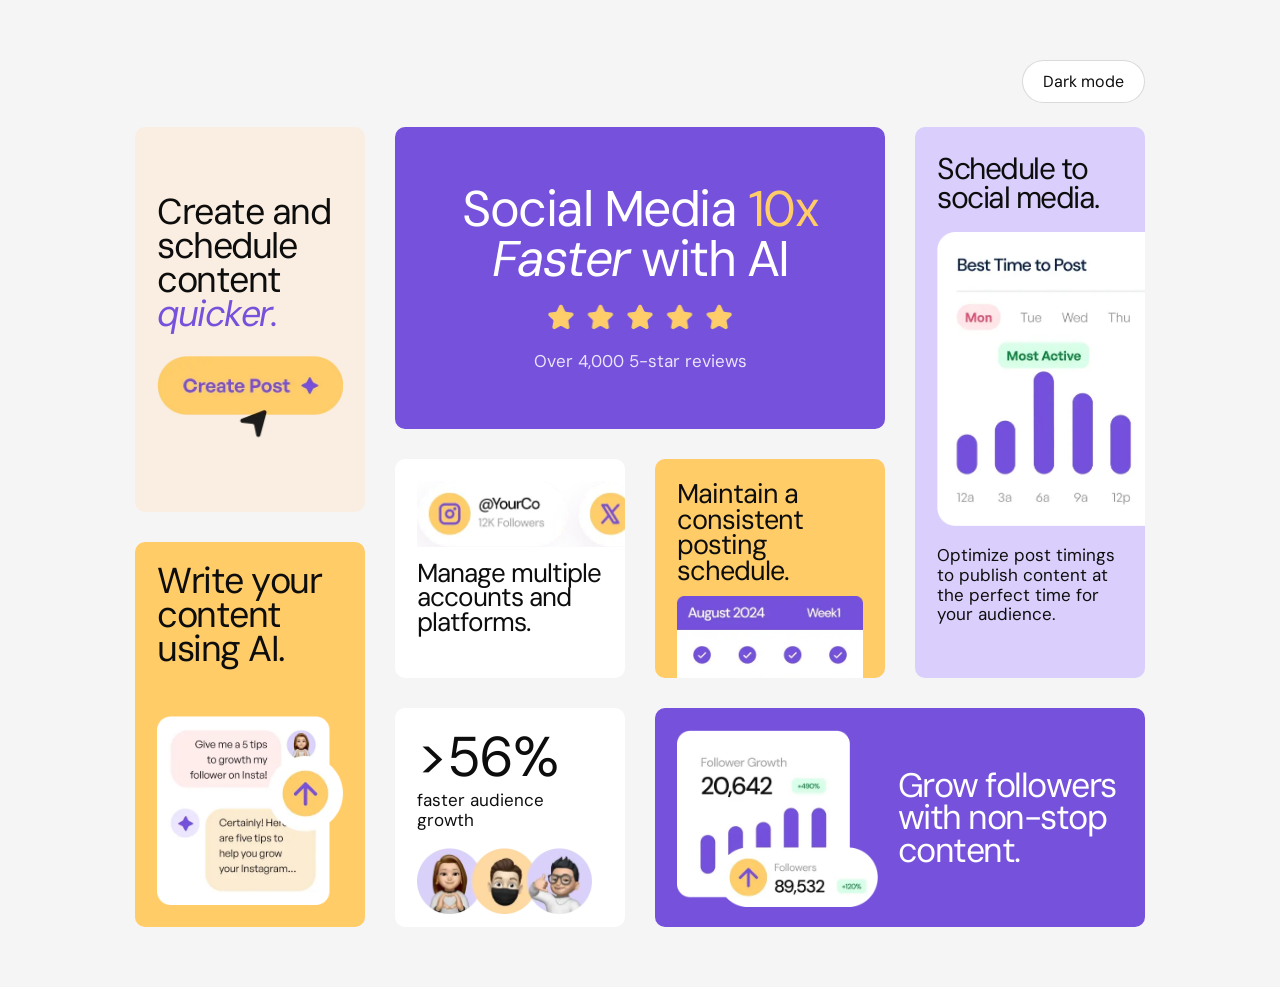
<file: bento-grid-main/index.html>
<!DOCTYPE html>
<html lang="en">
<head>
  <meta charset="UTF-8">
  <meta name="viewport" content="width=device-width, initial-scale=1.0">
 
  <title>Bento grid</title>
 
  <link rel="stylesheet" href="styles.css">
  
</head>
 
<body>
 
  <header class="barra">
    <button id="tema" class="boton-tema" type="button" aria-pressed="false">Dark mode</button>
  </header>
 
  <main class="bento">
 
    <section class="tarjeta principal">
      <h1>
        Social Media <span>10x</span>
        <em>Faster</em> with AI
      </h1>
 
      <img
        src="./assets/images/illustration-five-stars.webp"
        alt="5 stars"
      >
 
      <p>Over 4,000 5-star reviews</p>
    </section>
 
    <section class="tarjeta cuentas">
      <img
        src="./assets/images/illustration-multiple-platforms.webp"
        alt="Instagram and X accounts"
      >
 
      <h2>Manage multiple accounts and platforms.</h2>
    </section>
 
    <section class="tarjeta calendario">
      <h2>Maintain a consistent posting schedule.</h2>
 
      <img
        src="./assets/images/illustration-consistent-schedule.webp"
        alt="Weekly posting calendar"
      >
    </section>
 
    <section class="tarjeta programar">
      <h2>Schedule to social media.</h2>
 
      <img
        src="./assets/images/illustration-schedule-posts.webp"
        alt="Chart showing the best times to post"
      >
 
      <p>
        Optimize post timings to publish content at the
        perfect time for your audience.
      </p>
    </section>
 
    <section class="tarjeta seguidores">
      <img
        src="./assets/images/illustration-grow-followers.webp"
        alt="Follower growth statistics"
      >
 
      <h2>Grow followers with non-stop content.</h2>
    </section>
 
    <section class="tarjeta crecimiento">
      <h2>&gt;56%</h2>
 
      <p>faster audience growth</p>
 
      <img
        src="./assets/images/illustration-audience-growth.webp"
        alt="Three happy followers"
      >
    </section>
 
    <section class="tarjeta crear">
      <h2>
        Create and schedule content <em>quicker.</em>
      </h2>
 
      <img
        src="./assets/images/illustration-create-post.webp"
        alt="Create Post button"
      >
    </section>
 
    <section class="tarjeta escribir">
      <h2>Write your content using AI.</h2>
 
      <img
        src="./assets/images/illustration-ai-content.webp"
        alt="AI conversation helping to write content"
      >
    </section>
 
  </main>
 <script src="tema.js"></script>
</body>
</html>
</file>
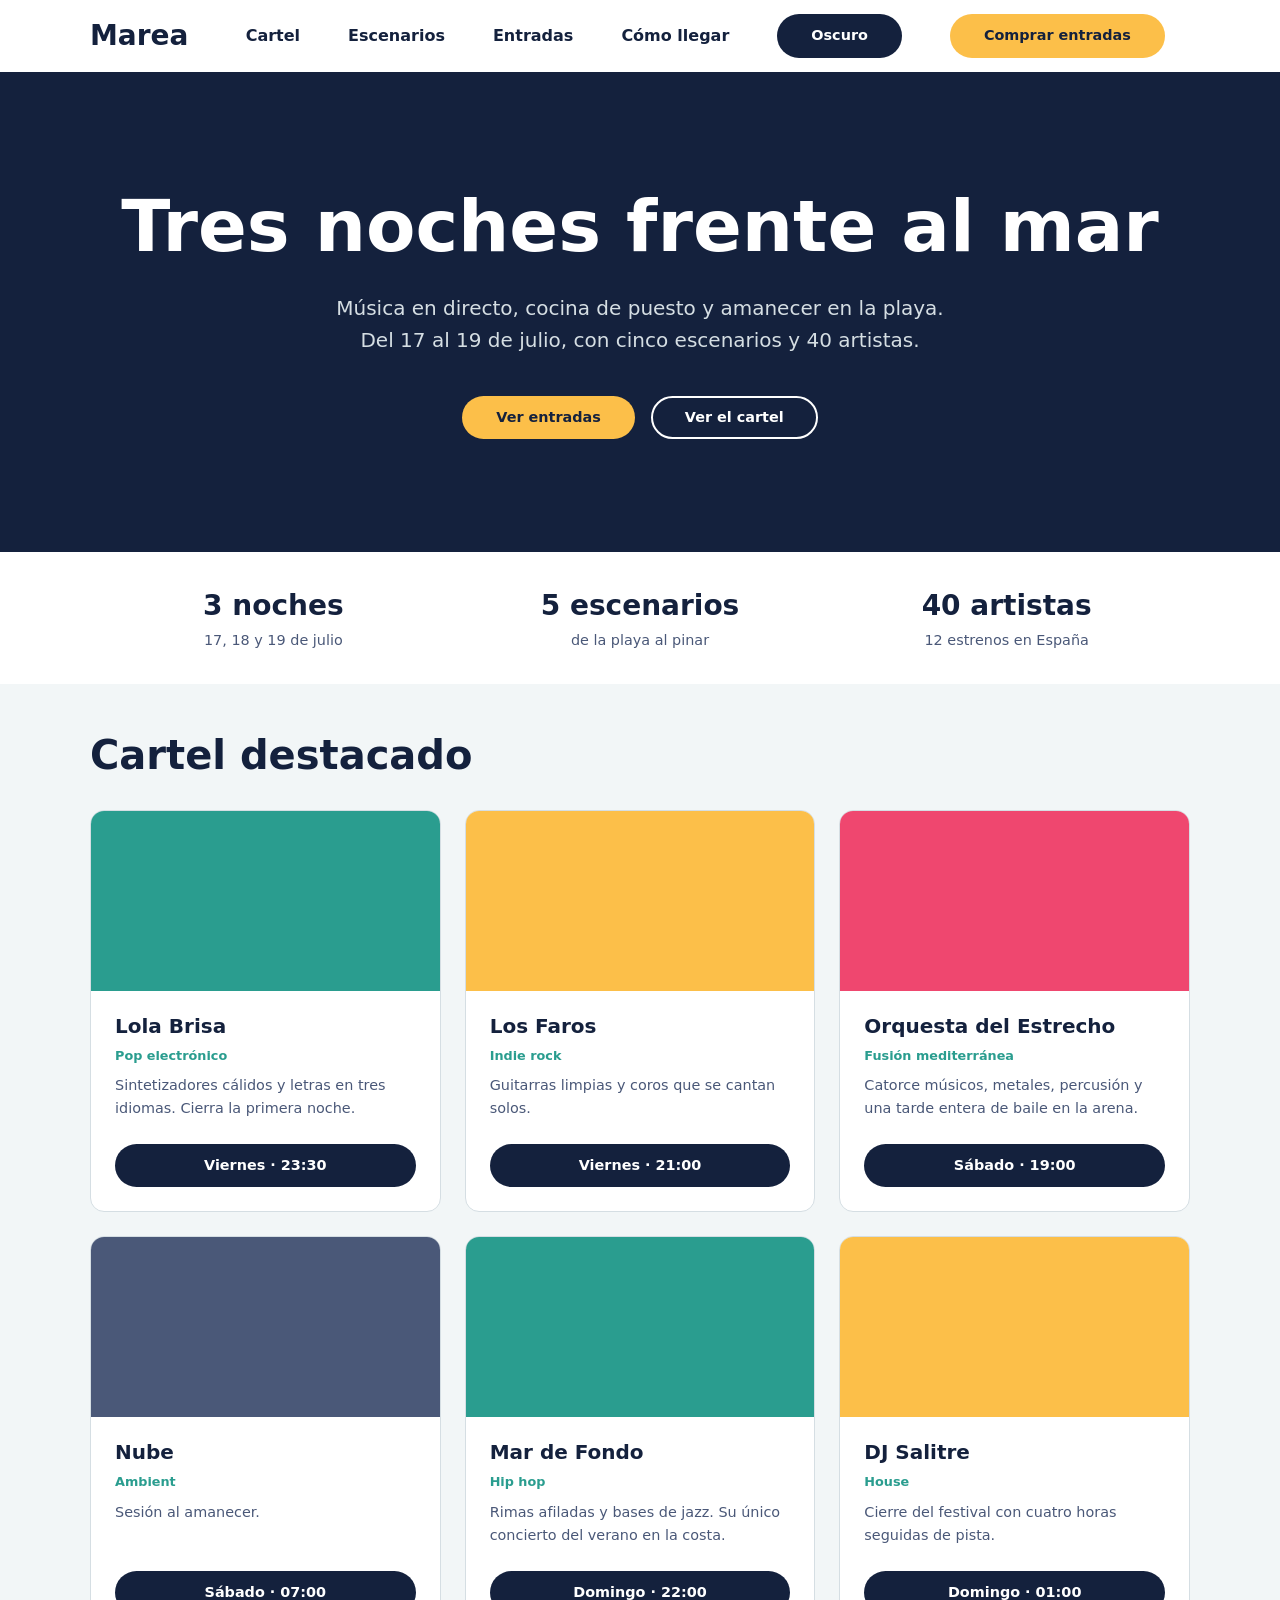
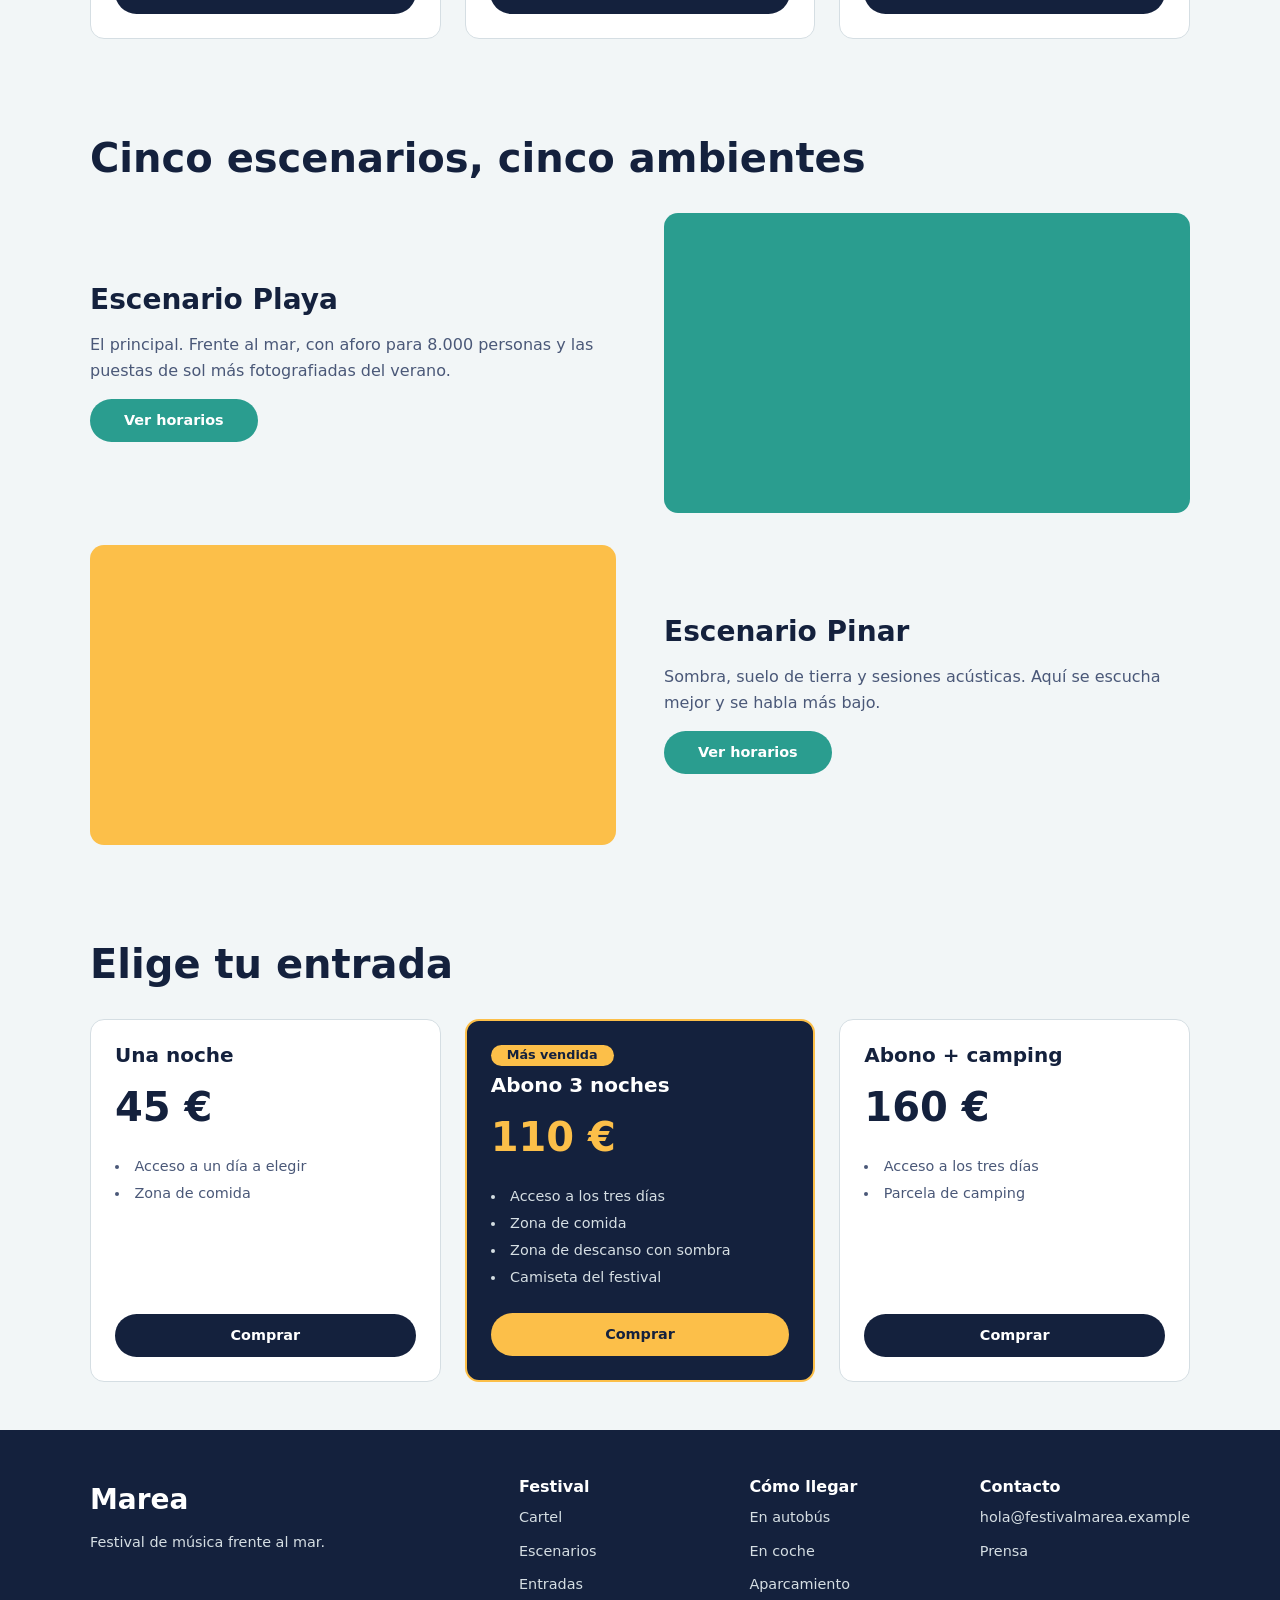
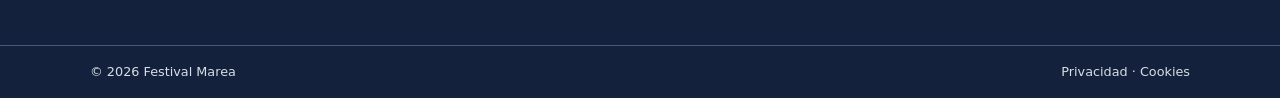
<file: Practica 1 la web del Festival Marea con Flexbox y Grid/index.html>
<!DOCTYPE html>
<html lang="es">
<head>
  <meta charset="UTF-8">
  <meta name="viewport" content="width=device-width, initial-scale=1">
  <title>Festival Marea · Layout con Flexbox y Grid</title>

  <!-- 1º las variables y el reset, 2º vuestros estilos -->
  <link rel="stylesheet" href="variables.css">
  <link rel="stylesheet" href="estilos.css">
</head>
<body>

  <!-- ============ 1. CABECERA ============ -->
  <header class="cabecera">
    <div class="contenedor cabecera__interior">
      <a href="#" class="logo">Marea</a>

      <nav class="menu" aria-label="Principal">
        <ul class="menu__lista">
          <li><a href="#cartel" class="menu__enlace">Cartel</a></li>
          <li><a href="#escenarios" class="menu__enlace">Escenarios</a></li>
          <li><a href="#entradas" class="menu__enlace">Entradas</a></li>
          <li><a href="#info" class="menu__enlace">Cómo llegar</a></li>
          <li><button id="tema" class="boton boton--oscuro" type="button" aria-pressed="false">Oscuro</button></li>
          <li><a href="#entradas" class="boton boton--sol">Comprar entradas</a></li>
        </ul>
      </nav>

      
    </div>
  </header>

  <main>

    <!-- ============ 2. HERO ============ -->
    <section class="hero">
      <div class="contenedor hero__interior">
        <h1 class="hero__titulo">Tres noches frente al mar</h1>
        <p class="hero__texto">
          Música en directo, cocina de puesto y amanecer en la playa.
          Del 17 al 19 de julio, con cinco escenarios y 40 artistas.
        </p>
        <div class="hero__acciones">
          <a href="#entradas" class="boton boton--sol">Ver entradas</a>
          <a href="#cartel" class="boton boton--borde">Ver el cartel</a>
        </div>
      </div>
    </section>

    <!-- ============ 3. DATOS CLAVE ============ -->
    <section class="datos">
      <div class="contenedor">
        <ul class="datos__lista">
          <li class="dato">
            <strong class="dato__valor">3 noches</strong>
            <span class="dato__etiqueta">17, 18 y 19 de julio</span>
          </li>
          <li class="dato">
            <strong class="dato__valor">5 escenarios</strong>
            <span class="dato__etiqueta">de la playa al pinar</span>
          </li>
          <li class="dato">
            <strong class="dato__valor">40 artistas</strong>
            <span class="dato__etiqueta">12 estrenos en España</span>
          </li>
        </ul>
      </div>
    </section>

    <!-- ============ 4. CARTEL (tarjetas) ============ -->
    <section class="cartel" id="cartel">
      <div class="contenedor">
        <h2 class="seccion__titulo">Cartel destacado</h2>

        <div class="cartel__rejilla">

          <article class="tarjeta">
            <div class="tarjeta__imagen" aria-hidden="true"></div>
            <div class="tarjeta__cuerpo">
              <h3 class="tarjeta__titulo">Lola Brisa</h3>
              <p class="tarjeta__estilo">Pop electrónico</p>
              <p class="tarjeta__texto">
                Sintetizadores cálidos y letras en tres idiomas. Cierra la primera noche.
              </p>
              <a href="#" class="boton boton--oscuro tarjeta__boton">Viernes · 23:30</a>
            </div>
          </article>

          <article class="tarjeta">
            <div class="tarjeta__imagen" aria-hidden="true"></div>
            <div class="tarjeta__cuerpo">
              <h3 class="tarjeta__titulo">Los Faros</h3>
              <p class="tarjeta__estilo">Indie rock</p>
              <p class="tarjeta__texto">
                Guitarras limpias y coros que se cantan solos.
              </p>
              <a href="#" class="boton boton--oscuro tarjeta__boton">Viernes · 21:00</a>
            </div>
          </article>

          <article class="tarjeta">
            <div class="tarjeta__imagen" aria-hidden="true"></div>
            <div class="tarjeta__cuerpo">
              <h3 class="tarjeta__titulo">Orquesta del Estrecho</h3>
              <p class="tarjeta__estilo">Fusión mediterránea</p>
              <p class="tarjeta__texto">
                Catorce músicos, metales, percusión y una tarde entera de baile en la arena.
              </p>
              <a href="#" class="boton boton--oscuro tarjeta__boton">Sábado · 19:00</a>
            </div>
          </article>

          <article class="tarjeta">
            <div class="tarjeta__imagen" aria-hidden="true"></div>
            <div class="tarjeta__cuerpo">
              <h3 class="tarjeta__titulo">Nube</h3>
              <p class="tarjeta__estilo">Ambient</p>
              <p class="tarjeta__texto">
                Sesión al amanecer.
              </p>
              <a href="#" class="boton boton--oscuro tarjeta__boton">Sábado · 07:00</a>
            </div>
          </article>

          <article class="tarjeta">
            <div class="tarjeta__imagen" aria-hidden="true"></div>
            <div class="tarjeta__cuerpo">
              <h3 class="tarjeta__titulo">Mar de Fondo</h3>
              <p class="tarjeta__estilo">Hip hop</p>
              <p class="tarjeta__texto">
                Rimas afiladas y bases de jazz. Su único concierto del verano en la costa.
              </p>
              <a href="#" class="boton boton--oscuro tarjeta__boton">Domingo · 22:00</a>
            </div>
          </article>

          <article class="tarjeta">
            <div class="tarjeta__imagen" aria-hidden="true"></div>
            <div class="tarjeta__cuerpo">
              <h3 class="tarjeta__titulo">DJ Salitre</h3>
              <p class="tarjeta__estilo">House</p>
              <p class="tarjeta__texto">
                Cierre del festival con cuatro horas seguidas de pista.
              </p>
              <a href="#" class="boton boton--oscuro tarjeta__boton">Domingo · 01:00</a>
            </div>
          </article>

        </div>
      </div>
    </section>

    <!-- ============ 5. ESCENARIOS (bloques alternos) ============ -->
    <section class="escenarios" id="escenarios">
      <div class="contenedor">
        <h2 class="seccion__titulo">Cinco escenarios, cinco ambientes</h2>

        <div class="bloque">
          <div class="bloque__texto">
            <h3 class="bloque__titulo">Escenario Playa</h3>
            <p>
              El principal. Frente al mar, con aforo para 8.000 personas y
              las puestas de sol más fotografiadas del verano.
            </p>
            <a href="#" class="boton boton--ola">Ver horarios</a>
          </div>
          <div class="bloque__visual bloque__visual--playa" aria-hidden="true"></div>
        </div>

        <div class="bloque bloque--inverso">
          <div class="bloque__texto">
            <h3 class="bloque__titulo">Escenario Pinar</h3>
            <p>
              Sombra, suelo de tierra y sesiones acústicas. Aquí se escucha
              mejor y se habla más bajo.
            </p>
            <a href="#" class="boton boton--ola">Ver horarios</a>
          </div>
          <div class="bloque__visual bloque__visual--pinar" aria-hidden="true"></div>
        </div>
      </div>
    </section>

    <!-- ============ 6. ENTRADAS (planes) ============ -->
    <section class="entradas" id="entradas">
      <div class="contenedor">
        <h2 class="seccion__titulo">Elige tu entrada</h2>

        <div class="planes">

          <article class="plan">
            <h3 class="plan__nombre">Una noche</h3>
            <p class="plan__precio">45 €</p>
            <ul class="plan__lista">
              <li>Acceso a un día a elegir</li>
              <li>Zona de comida</li>
            </ul>
            <a href="#" class="boton boton--oscuro plan__boton">Comprar</a>
          </article>

          <article class="plan plan--destacado">
            <p class="plan__etiqueta">Más vendida</p>
            <h3 class="plan__nombre">Abono 3 noches</h3>
            <p class="plan__precio">110 €</p>
            <ul class="plan__lista">
              <li>Acceso a los tres días</li>
              <li>Zona de comida</li>
              <li>Zona de descanso con sombra</li>
              <li>Camiseta del festival</li>
            </ul>
            <a href="#" class="boton boton--sol plan__boton">Comprar</a>
          </article>

          <article class="plan">
            <h3 class="plan__nombre">Abono + camping</h3>
            <p class="plan__precio">160 €</p>
            <ul class="plan__lista">
              <li>Acceso a los tres días</li>
              <li>Parcela de camping</li>
            </ul>
            <a href="#" class="boton boton--oscuro plan__boton">Comprar</a>
          </article>

        </div>
      </div>
    </section>

  </main>

  <!-- ============ 7. PIE DE PÁGINA ============ -->
  <footer class="pie" id="info">
    <div class="contenedor pie__interior">

      <div class="pie__columna pie__columna--marca">
        <a href="#" class="logo">Marea</a>
        <p>Festival de música frente al mar.</p>
      </div>

      <div class="pie__columna">
        <h3 class="pie__titulo">Festival</h3>
        <ul class="pie__lista">
          <li><a href="#cartel">Cartel</a></li>
          <li><a href="#escenarios">Escenarios</a></li>
          <li><a href="#entradas">Entradas</a></li>
        </ul>
      </div>

      <div class="pie__columna">
        <h3 class="pie__titulo">Cómo llegar</h3>
        <ul class="pie__lista">
          <li><a href="#">En autobús</a></li>
          <li><a href="#">En coche</a></li>
          <li><a href="#">Aparcamiento</a></li>
        </ul>
      </div>

      <div class="pie__columna">
        <h3 class="pie__titulo">Contacto</h3>
        <ul class="pie__lista">
          <li><a href="#">hola@festivalmarea.example</a></li>
          <li><a href="#">Prensa</a></li>
        </ul>
      </div>

    </div>

    <div class="pie__legal">
      <div class="contenedor pie__legal-interior">
        <p>© 2026 Festival Marea</p>
        <p><a href="#">Privacidad</a> · <a href="#">Cookies</a></p>
      </div>
    </div>
  </footer>
 <script src="tema.js"></script>
</body>
</html>
</file>
<file: bento-grid-main/styles.css>
/* =========================
   FUENTES
   ========================= */

@font-face {
  font-family: "DM Sans";
  font-style: normal;
  font-weight: 100 1000;
  font-display: swap;
  src: url("./assets/fonts/DMSans-VariableFont_opszwght.woff") format("woff");
}

@font-face {
  font-family: "DM Sans";
  font-style: italic;
  font-weight: 100 1000;
  font-display: swap;
  src: url("./assets/fonts/DMSans-Italic-VariableFont_opszwght.woff") format("woff");
}

/* =========================
   VARIABLES
   ========================= */

:root {
  --background-grey: #f5f5f5;
  --primary-black: #0d0d0d;
  --primary-purple: #7651dc;
  --primary-white: #ffffff;
  --primary-yellow: #ffcc68;

  --light-yellow: hsl(31, 66%, 93%);
  --light-purple: hsl(254, 88%, 90%);

  --font-family-body: "DM Sans", sans-serif;

  /* Colores que cambian con el tema */
  --texto: var(--primary-black);
  --superficie: var(--primary-white);

  /* Botón de tema */
  --boton-borde: rgba(13, 13, 13, 0.15);
}

/* Tema oscuro */
:root[data-theme="dark"] {
  color-scheme: dark;

  --background-grey: #121214;
  --texto: #f2f2f2;
  --superficie: #1f1f26;

  --light-yellow: hsl(31, 45%, 86%); 
  --light-purple: hsl(254, 30%, 25%);

  --boton-borde: rgba(255, 255, 255, 0.2);
}

/* ESTILOS GENERALES */

* {
  box-sizing: border-box;
}

body {
  margin: 0;
  padding: 60px 24px;

  background-color: var(--background-grey);
  color: var(--texto);

  font-family: var(--font-family-body);
  font-size: 18px;
}

h1,
h2,
p {
  margin: 0;
}

h1,
h2 {
  font-optical-sizing: none;
  font-weight: 500;
  line-height: 0.95;
  letter-spacing: -1.5px;
}

h2 {
  font-size: 28px;
}

p {
  line-height: 1.15;
}

img {
  display: block;
  max-width: 100%;
  height: auto;
}

/* BOTÓN DE TEMA */

.barra {
  display: flex;
  justify-content: flex-end;

  width: 100%;
  max-width: 1010px;
  margin: 0 auto 24px;
}

.boton-tema {
  padding: 10px 20px;

  background-color: var(--superficie);
  color: var(--texto);
  border: 1px solid var(--boton-borde);
  border-radius: 999px;

  font: inherit;
  font-size: 16px;
  font-weight: 500;
  cursor: pointer;

  transition: background-color 180ms ease, border-color 180ms ease;
}

.boton-tema:hover {
  border-color: var(--primary-purple);
}

.boton-tema:focus-visible {
  outline: 3px solid var(--primary-purple);
  outline-offset: 2px;
}

/* 
   CUADRÍCULA PRINCIPAL
   4 columnas x 10 filas */

.bento {
  width: 100%;
  max-width: 1010px;
  margin: 0 auto;

  display: grid;
  grid-template-columns: repeat(4, minmax(0, 1fr));
  grid-template-rows: repeat(10, 53px);
  gap: 30px;

  grid-template-areas:
    "crear    principal   principal   programar"
    "crear    principal   principal   programar"
    "crear    principal   principal   programar"
    "crear    principal   principal   programar"
    "crear    cuentas     calendario  programar"
    "escribir cuentas     calendario  programar"
    "escribir cuentas     calendario  programar"
    "escribir crecimiento seguidores  seguidores"
    "escribir crecimiento seguidores  seguidores"
    "escribir crecimiento seguidores  seguidores";
}

.tarjeta {
  min-width: 0;
  color: var(--texto);
  padding: 22px;

  border-radius: 10px;
  overflow: hidden;
}

/* TARJETA PRINCIPAL */

.principal {
  grid-area: principal;

  display: grid;
  justify-items: center;
  align-content: center;
  gap: 18px;

  padding: 24px;

  background-color: var(--primary-purple);
  color: var(--primary-white);

  text-align: center;
}

.principal h1 {
  font-size: 50px;
  line-height: 1;
}

.principal span {
  color: var(--primary-yellow);
}

.principal img {
  width: 190px;
}

.principal p {
  font-size: 17px;
  opacity: 0.85;
}

/*  CUENTAS Y PLATAFORMAS */

.cuentas {
  grid-area: cuentas;
  background-color: var(--superficie);
}

.cuentas img {
  width: 310px;
  max-width: none;
  margin-bottom: 14px;
}

.cuentas h2 {
  font-size: 26px;
  letter-spacing: -1px;
}

/* CALENDARIO */

.calendario {
  grid-area: calendario;
  background-color: var(--primary-yellow);
  color: var(--primary-black);
}

.calendario h2 {
  margin-bottom: 12px;
  font-size: 27px;
  letter-spacing: -1px;
}

.calendario img {
  width: 100%;
}

/* PROGRAMAR PUBLICACIONES */

.programar {
  grid-area: programar;

  display: grid;
  grid-template-columns: minmax(0, 1fr);
  align-content: start;
  gap: 20px;

  padding-top: 28px;

  background-color: var(--light-purple);
}

.programar h2 {
  font-size: 30px;
}

.programar img {
  width: 330px;
  max-width: none;
}

.programar p {
  font-size: 17px;
}

/* SEGUIDORES */

.seguidores {
  grid-area: seguidores;

  display: grid;
  grid-template-columns: 45% 1fr;
  align-items: center;
  gap: 20px;

  background-color: var(--primary-purple);
  color: var(--primary-white);
}

.seguidores h2 {
  font-size: 34px;
}

/* CRECIMIENTO */

.crecimiento {
  grid-area: crecimiento;
  background-color: var(--superficie);
}

.crecimiento h2 {
  margin-bottom: 8px;
  font-size: 56px;
}

.crecimiento p {
  margin-bottom: 18px;
  font-size: 17px;
}

.crecimiento img {
  width: 175px;
}

/* CREAR CONTENIDO */

.crear {
  grid-area: crear;

  display: grid;
  align-content: center;
  gap: 24px;

  background-color: var(--light-yellow);
  color: var(--primary-black);
}

.crear h2 {
  font-size: 36px;
}

.crear em {
  color: var(--primary-purple);
}

.crear img {
  width: 190px;
}


.escribir {
  grid-area: escribir;

  display: grid;
  align-content: space-between;
  gap: 20px;

  background-color: var(--primary-yellow);
  color: var(--primary-black);
}

.escribir h2 {
  font-size: 36px;
}

.escribir img {
  width: 100%;
}

/* TABLET */

@media (max-width: 1000px) {
  body {
    padding: 40px 24px;
  }

  .barra {
    max-width: 760px;
  }

  .bento {
    max-width: 760px;

    grid-template-columns: repeat(2, minmax(0, 1fr));
    grid-template-rows: none;
    grid-auto-rows: auto;
    gap: 24px;

    grid-template-areas:
      "principal  principal"
      "cuentas    calendario"
      "escribir   programar"
      "crear      crecimiento"
      "seguidores seguidores";
  }

  .principal {
    padding: 40px 24px;
  }

  .principal h1 {
    font-size: 48px;
  }

  .cuentas {
    display: flex;
    flex-direction: column;
    justify-content: space-between;
  }

  .cuentas img {
    width: 100%;
    max-width: 100%;
  }

  .calendario {
    height: 260px;
  }

  .calendario img {
    width: 100%;
  }

  .programar img {
    width: 100%;
    max-width: 360px;
  }

  .crecimiento {
    display: flex;
    flex-direction: column;
  }

  .crecimiento img {
    margin-top: auto;
  }

  .escribir img {
    width: 100%;
    max-width: 300px;
    justify-self: center;
  }
}

/* =========================
   MÓVIL (hasta 639px)
   1 columna
   ========================= */

@media (max-width: 639px) {
  body {
    padding: 24px 16px;
  }

  .barra {
    max-width: 540px;
    margin-bottom: 16px;
  }

  .bento {
    max-width: 540px;

    grid-template-columns: minmax(0, 1fr);
    gap: 20px;

    grid-template-areas:
      "principal"
      "cuentas"
      "calendario"
      "programar"
      "seguidores"
      "crecimiento"
      "crear"
      "escribir";
  }

  .principal h1 {
    font-size: 40px;
  }

  .programar {
    justify-items: center;
    text-align: center;
  }

  .calendario {
    height: 240px;
  }

  .calendario h2 {
    max-width: 300px;
  }

  .calendario img {
    width: 220px;
  }

  .seguidores {
    grid-template-columns: minmax(0, 1fr);
    justify-items: center;
    gap: 32px;

    text-align: center;
  }

  .seguidores img {
    width: 230px;
  }

  .seguidores h2 {
    max-width: 300px;
  }

  .escribir img {
    width: 220px;
    max-width: none;
    justify-self: stretch;
  }
}
</file>
<file: Practica 1 la web del Festival Marea con Flexbox y Grid/variables.css>
/* =========================================================
   variables.css  ·  Festival Marea
   Tokens de diseño + reset mínimo.
   NO es necesario modificar este archivo: úsalo con var(--nombre)
   ========================================================= */
 
:root {
  /* ---------- Color ---------- */
  --color-fondo: #f2f6f7; /* fondo de página */
  --color-superficie: #ffffff; /* tarjetas, cajas */
  --color-tinta: #14213d; /* texto principal y fondos oscuros */
  --color-tinta-suave: #4a5878; /* texto secundario */
  --color-sol: #fcbf49; /* acento principal (botones, destacados) */
  --color-ola: #2a9d8f; /* acento secundario */
  --color-coral: #ef476f; /* acento de alerta / oferta */
  --color-borde: #d5dee3;
  --estado-destacado-hover:#CF2E57;
  --alto-hero: 30rem;
  --alto-imagen-tarjeta: 11.25rem;
  --alto-bloque: 18.75rem;
  --ancho-texto: 40rem;
  --sol-hover: color-mix(in srgb, var(--color-sol) 80%, var(--color-tinta));
  --ola-hover: color-mix(in srgb, var(--color-ola) 75%, var(--color-tinta));
  --oscuro-hover: var(--color-tinta-suave);
 
  /* Zonas que son oscuras en AMBOS temas (hero, pie, botones oscuros...) */
  --bloque-oscuro: #14213d;
  --texto-sobre-oscuro: #ffffff;
  --texto-sobre-oscuro-suave: #d5dee3;
  --linea-sobre-oscuro: #4a5878;
  --hero-fondo: var(--bloque-oscuro);
 
 
  /* ---------- Tipografía ---------- */
  --fuente-titulo: "Trebuchet MS", "Segoe UI", system-ui, sans-serif;
  --fuente-texto: system-ui, -apple-system, "Segoe UI", Roboto, sans-serif;
 
  --texto-xs: 0.8rem;
  --texto-s: 0.9rem;
  --texto-m: 1rem;
  --texto-l: 1.25rem;
  --texto-xl: 1.75rem;
  --texto-2xl: 2.5rem;
  --texto-3xl: clamp(2.5rem, 7vw, 4.5rem); /* título del hero */
 
  --peso-normal: 400;
  --peso-fuerte: 700;
  --peso-negro: 800;
 
  /* ---------- Espaciado (escala de 8px) ---------- */
  --espacio-1: 0.25rem;
  --espacio-2: 0.5rem;
  --espacio-3: 1rem;
  --espacio-4: 1.5rem;
  --espacio-5: 2rem;
  --espacio-6: 3rem;
  --espacio-7: 4.5rem;
  --espacio-8: 6rem;
 
  /* ---------- Forma ---------- */
  --radio-s: 6px;
  --radio-m: 14px;
  --radio-pildora: 999px;
 
  --sombra-suave: 0 2px 8px rgba(20, 33, 61, 0.08);
  --sombra-fuerte: 0 12px 32px rgba(20, 33, 61, 0.18);
 
  /* ---------- Layout ---------- */
  --ancho-contenedor: 1100px;
  --alto-cabecera: 72px;
 
  /* ---------- Movimiento ---------- */
  --transicion: 180ms ease;
}
 
/* ---------- Tema oscuro (se activa con data-theme="dark" en <html>) ---------- */
:root[data-theme="dark"] {
  --color-fondo: #0b1220;
  --color-superficie: #16213a;
  --color-tinta: #f2f6f7;
  --color-tinta-suave: #a9b6d0;
  --color-borde: #2c3a5c;
  --sol-hover: color-mix(in srgb, var(--color-sol) 80%, #000);
  --ola-hover: color-mix(in srgb, var(--color-ola) 75%, #000);
  --oscuro-hover: #4a5878;
  --sombra-fuerte: 0 12px 32px rgba(0, 0, 0, 0.5);
  --hero-fondo: #1f3566;
}
 

/* ---------- Reset mínimo ---------- */
*,
*::before,
*::after {
  box-sizing: border-box;
  margin: 0;
  padding: 0;
}
 
html {
  font-size: 100%;
}
 
body {
  font-family: var(--fuente-texto);
  font-size: var(--texto-m);
  line-height: 1.6;
  color: var(--color-tinta);
  background: var(--color-fondo);
}
 
img {
  max-width: 100%;
  display: block;
}
 
ul {
  list-style: none;
}
 
a {
  color: inherit;
  text-decoration: none;
}
 
h1,
h2,
h3 {
  font-family: var(--fuente-titulo);
  line-height: 1.15;
}
 
button {
  font: inherit;
  cursor: pointer;
  border: 0;
}
 
:focus-visible {
  outline: 3px solid var(--color-ola);
  outline-offset: 2px;
}
</file>
<file: Practica 1 la web del Festival Marea con Flexbox y Grid/estilos.css>
body {
  display: flex;
  flex-direction: column;
  min-height: 100vh;
}
 
main {
  flex: 1;
}
 
.contenedor {
  max-width: var(--ancho-contenedor);
  margin: 0 auto;
}

/* MENU */
.menu {
  flex: 1;
}
 
.menu__lista {
  display: flex;
  align-items: center;
  justify-content: center;
  gap: var(--espacio-6);
}
 
.menu__enlace {
  font-weight: var(--peso-fuerte);
  transition: color var(--transicion);
}
.menu__enlace:hover {
  color: var(--estado-destacado-hover);
}

.logo{
    font-size: var(--texto-xl);
    font-weight: var(--peso-fuerte);
}

/* CABECERA */

.cabecera{
background-color: var(--color-superficie);

}
.cabecera__interior {
  display: flex;
  align-items: center;
  justify-content: space-between;
  gap: var(--espacio-5);
  height: var(--alto-cabecera);
}
 
.logo {
  font-family: var(--fuente-titulo);
  font-size: var(--texto-xl);
  font-weight: var(--peso-negro);
}

 
/* BOTONES */
.boton {
  display: inline-flex;
  align-items: center;
  justify-content: center;
  padding: var(--espacio-2) var(--espacio-5);
  border: 2px solid transparent;
  border-radius: var(--radio-pildora);
  font-size: var(--texto-s);
  font-weight: var(--peso-fuerte);
}
 
.boton--sol {
  background: var(--color-sol);
  color: var(--bloque-oscuro);
}
.boton--sol:hover {
  background: var(--sol-hover);
}
 
.boton--oscuro {
  background: var(--bloque-oscuro);
  color: var(--texto-sobre-oscuro);
}
.boton--oscuro:hover {
  background: var(--oscuro-hover);
}
 
.boton--ola {
  background: var(--color-ola);
  color: var(--texto-sobre-oscuro);
}
.boton--ola:hover {
  background: var(--ola-hover);
}
 
.boton--borde {
  border-color: var(--texto-sobre-oscuro);
  color: var(--texto-sobre-oscuro);
}
.boton--borde:hover {
  background: var(--texto-sobre-oscuro);
  color: var(--bloque-oscuro);
}

.seccion__titulo {
  font-size: var(--texto-2xl);
  font-weight: var(--peso-negro);
  margin-bottom: var(--espacio-5);
}
/* HERO */
.hero {
  background: var(--hero-fondo);
  color: var(--texto-sobre-oscuro);
}
 
.hero__interior {
  display: flex;
  flex-direction: column;
  align-items: center;
  justify-content: center;
  gap: var(--espacio-4);
  min-height: var(--alto-hero);
  text-align: center;
}
 
.hero__titulo {
  font-size: var(--texto-3xl);
  font-weight: var(--peso-negro);
}
 
.hero__texto {
  max-width: var(--ancho-texto);
  font-size: var(--texto-l);
  color: var(--texto-sobre-oscuro-suave);
}
 
.hero__acciones {
  display: flex;
  gap: var(--espacio-3);
  margin-top: var(--espacio-3);
}

 /* DATOS */
 .datos {
  background: var(--color-superficie);
  padding: var(--espacio-5) 0;
}
 
.datos__lista {
  display: grid;
  grid-template-columns: repeat(3, 1fr);
}
 
.dato {
  display: flex;
  flex-direction: column;
  align-items: center;
  text-align: center;
}
 
.dato__valor {
  font-family: var(--fuente-titulo);
  font-size: var(--texto-xl);
  font-weight: var(--peso-negro);
}
 
.dato__etiqueta {
  font-size: var(--texto-s);
  color: var(--color-tinta-suave);
}


/* CARTEL */
.cartel,
.escenarios,
.entradas {
  padding: var(--espacio-6) 0;
}

.cartel,
.escenarios,
.entradas {
  padding: var(--espacio-6) 0;
}
 
.cartel__rejilla {
  display: grid;
  grid-template-columns: repeat(3, 1fr);
  gap: var(--espacio-4);
}
 
.tarjeta {
  display: flex;
  flex-direction: column;
  overflow: hidden;
  background: var(--color-superficie);
  border: 1px solid var(--color-borde);
  border-radius: var(--radio-m);
  transition: box-shadow var(--transicion), border-color var(--transicion);
}
.tarjeta:hover,
.tarjeta:focus-within {
  border-color: var(--color-ola);
  box-shadow: var(--sombra-fuerte);
}
 
.tarjeta__imagen {
  height: var(--alto-imagen-tarjeta);
  background: var(--color-ola);
}

.tarjeta__imagen {
  height: var(--alto-imagen-tarjeta);
  background: var(--fondo-imagen, var(--color-ola)); 
}

.tarjeta:nth-child(4n + 2) { --fondo-imagen: var(--color-sol); }
.tarjeta:nth-child(4n + 3) { --fondo-imagen: var(--color-coral); }
.tarjeta:nth-child(4n)     { --fondo-imagen: var(--color-tinta-suave); }

.tarjeta__cuerpo {
  flex: 1;
  display: flex;
  flex-direction: column;
  gap: var(--espacio-2);
  padding: var(--espacio-4);
}
 
.tarjeta__titulo {
  font-size: var(--texto-l);
}
 
.tarjeta__estilo {
  font-size: var(--texto-xs);
  font-weight: var(--peso-fuerte);
  color: var(--color-ola);
}
 
.tarjeta__texto {
  margin-bottom: var(--espacio-3);
  font-size: var(--texto-s);
  color: var(--color-tinta-suave);
}
 
.tarjeta__boton {
  margin-top: auto;
}
 
/* ESCENARIOS */
.bloque {
  display: grid;
  grid-template-columns: 1fr 1fr;
  gap: var(--espacio-6);
}
  .bloque + .bloque {
    margin-top: var(--espacio-5);
  }
 
.bloque__texto {
  display: flex;
  flex-direction: column;
  align-items: flex-start;
  justify-content: center;
  gap: var(--espacio-3);
}
 
.bloque__titulo {
  font-size: var(--texto-xl);
}
 
.bloque__texto p {
  color: var(--color-tinta-suave);
}
 
.bloque__visual {
  min-height: var(--alto-bloque);
  border-radius: var(--radio-m);
}
.bloque__visual--playa { background: var(--color-ola); }
.bloque__visual--pinar { background: var(--color-sol); }
 
.bloque--inverso .bloque__visual {
  order: -1;
}
 
/* ENTRADAS */
.planes {
  display: grid;
  grid-template-columns: repeat(3, 1fr);
  gap: var(--espacio-4);
}
 
.plan {
  display: flex;
  flex-direction: column;
  padding: var(--espacio-4);
  background: var(--color-superficie);
  border: 1px solid var(--color-borde);
  border-radius: var(--radio-m);
  transition: box-shadow var(--transicion);
}
.plan:hover {
  box-shadow: var(--sombra-fuerte);
}
 
.plan__nombre {
  font-size: var(--texto-l);
}
 
.plan__precio {
  margin: var(--espacio-2) 0 var(--espacio-3);
  font-family: var(--fuente-titulo);
  font-size: var(--texto-2xl);
  font-weight: var(--peso-negro);
}
 
.plan__lista {
  flex: 1;
  display: flex;
  flex-direction: column;
  gap: var(--espacio-1);
  margin-bottom: var(--espacio-4);
  font-size: var(--texto-s);
  color: var(--color-tinta-suave);
}
.plan__lista li {
  list-style: disc inside;
}
 
.plan--destacado {
  background: var(--bloque-oscuro);
  border: 2px solid var(--color-sol);
  color: var(--texto-sobre-oscuro);
}
.plan--destacado .plan__precio {
  color: var(--color-sol);
}
.plan--destacado .plan__lista {
  color: var(--texto-sobre-oscuro-suave);
}
 
.plan__etiqueta {
  align-self: flex-start;
  margin-bottom: var(--espacio-2);
  padding: 0 var(--espacio-3);
  background: var(--color-sol);
  border-radius: var(--radio-pildora);
  font-size: var(--texto-xs);
  font-weight: var(--peso-fuerte);
  color: var(--bloque-oscuro);
}
 
/* PIE */
.pie {
  background: var(--bloque-oscuro);
  color: var(--texto-sobre-oscuro);
}
 
.pie__interior {
  display: grid;
  grid-template-columns: 2fr 1fr 1fr 1fr;
  gap: var(--espacio-5);
  padding: var(--espacio-6) 0;
}
 
.pie__columna {
  display: flex;
  flex-direction: column;
  gap: var(--espacio-2);
}
 
.pie__columna p,
.pie__lista a {
  font-size: var(--texto-s);
  color: var(--texto-sobre-oscuro-suave);
}
 
.pie__titulo {
  font-size: var(--texto-m);
}
 
.pie__lista {
  display: flex;
  flex-direction: column;
  gap: var(--espacio-2);
}
.pie__lista a:hover,
.pie__legal a:hover {
  color: var(--color-sol);
}
 
.pie__legal {
  border-top: 1px solid var(--linea-sobre-oscuro);
}
 
.pie__legal-interior {
  display: flex;
  justify-content: space-between;
  align-items: center;
  padding: var(--espacio-3) 0;
  font-size: var(--texto-xs);
  color: var(--texto-sobre-oscuro-suave);
}


/* RESPONSIVE (MEDIA QUERY) */

/*  TABLET  */
@media (max-width: 959px) {
 
  .contenedor {
    padding-inline: var(--espacio-4);
  }
 
  .cartel,
  .escenarios,
  .entradas {
    padding: var(--espacio-5) 0;
  }
 
  .seccion__titulo {
    font-size: var(--texto-xl);
  }
 
  .cabecera__interior {
    flex-wrap: wrap;
    height: auto;
    padding-block: var(--espacio-3);
    gap: var(--espacio-2) var(--espacio-4);
  }
 
  .menu__lista {
    flex-wrap: wrap;
    gap: var(--espacio-2) var(--espacio-4);
  }
 
  .cartel__rejilla {
    grid-template-columns: repeat(2, 1fr);
  }
 
  .planes {
    grid-template-columns: repeat(2, 1fr);
  }
  .plan--destacado {
    grid-column: 1 / -1;
    order: -1;
  }
 
  .bloque {
    gap: var(--espacio-4);
  }

  .pie__interior {
    grid-template-columns: repeat(2, 1fr);
  }
  .pie__columna--marca {
    grid-column: 1 / -1;
  }
} 

/* MÓVIL */
@media (max-width: 639px) {
 
  .cabecera__interior {
    flex-direction: column;
    justify-content: center;
    text-align: center;
  }
 
  .menu {
    flex: none;
    width: 100%;
  }
 
  .menu__lista {
    gap: var(--espacio-1) var(--espacio-4);
  }

  .menu__enlace {
    display: inline-block;
    padding: var(--espacio-2) 0;
  }
 
  .hero__interior {
    padding-block: var(--espacio-6);
  }
 
  .hero__texto {
    font-size: var(--texto-m);
  }
 
  .hero__acciones {
    flex-direction: column;
    align-self: stretch;
  }

  .datos__lista {
    grid-template-columns: 1fr;
    gap: var(--espacio-4);
  }
 
  .cartel__rejilla,
  .planes {
    grid-template-columns: 1fr;
  }

  .bloque {
    grid-template-columns: 1fr;
  }
  .bloque--inverso .bloque__visual {
    order: 0;
  }
 
  .pie__interior {
    grid-template-columns: 1fr;
  }
 
  .pie__legal-interior {
    flex-direction: column;
    gap: var(--espacio-1);
    text-align: center;
  }
}
</file>
